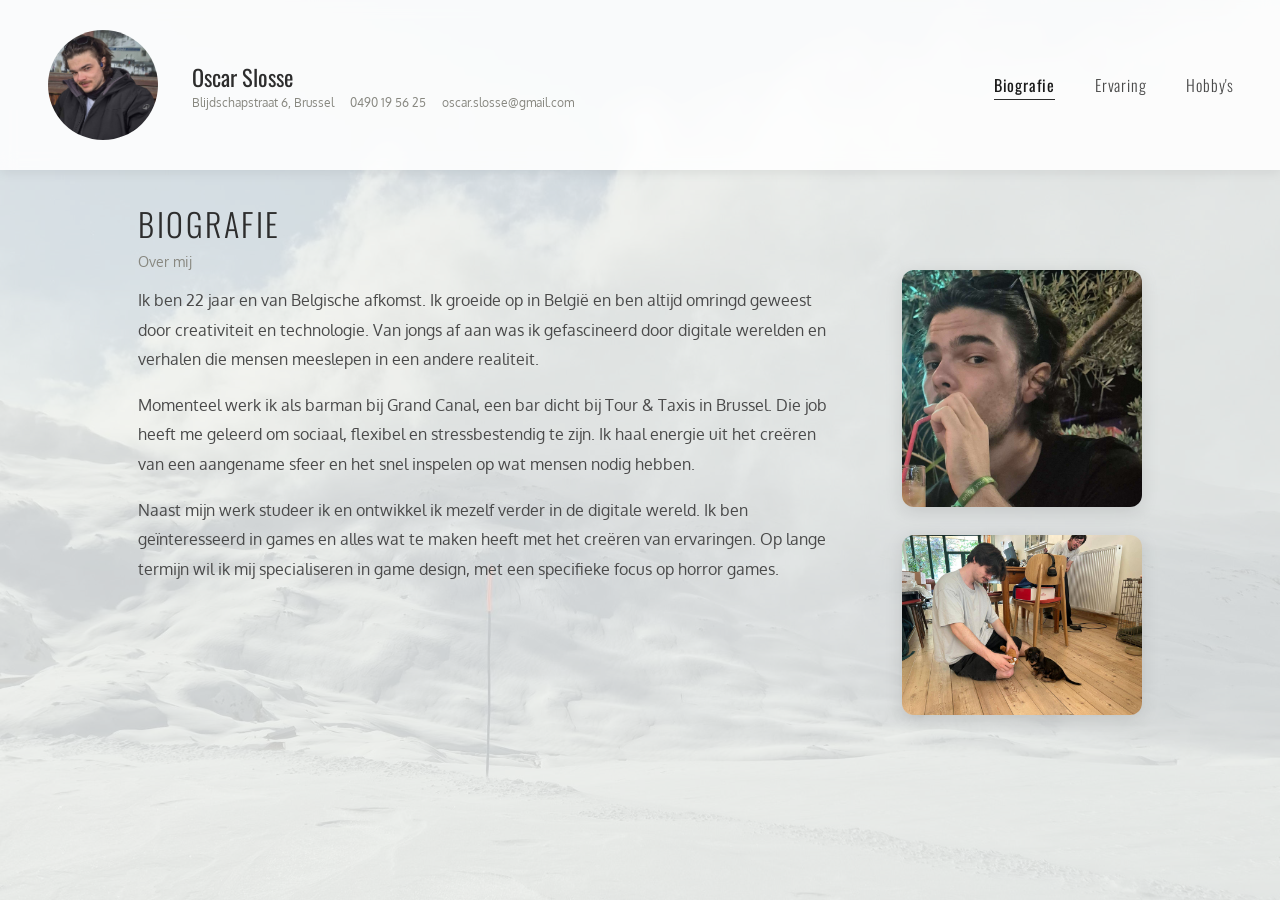
<file: index.html>
<!doctype html>
<html lang="nl">
    <head>
        <meta charset="UTF-8" />
        <meta name="viewport" content="width=device-width, initial-scale=1.0" />
        <meta name="description" content="Oscar Slosse - Belgische student en barman uit Brussel, geïnteresseerd in webdesign en game design. Lees mijn biografie, bekijk mijn ervaring en hobby's." />
        <link rel="stylesheet" href="style.css" />
        <title>Oscar Slosse - Biografie</title>
    </head>
    <body>
        <nav class="nav">
            <div class="nav-brand">
                <div class="pfp">
                    <img src="images/sip.jpg" alt="Profielfoto van Oscar Slosse" />
                </div>
                <div class="naam">
                    <h1>Oscar Slosse</h1>
                    <div class="contact-info">
                        <span>Blijdschapstraat 6, Brussel</span>
                        <span><a +32490195625>0490 19 56 25</a></span>
                        <span><a oscar.slosse@gmail.com>oscar.slosse@gmail.com</a></span>
                    </div>
                </div>
            </div>
            <button class="hamburger" aria-label="Toggle navigatie" onclick="toggleMenu()">
                <span></span>
                <span></span>
                <span></span>
            </button>
            <div class="navbar">
                <ul>
                    <li><a href="index.html" class="active">Biografie</a></li>
                    <li><a href="ervaring.html">Ervaring</a></li>
                    <li><a href="hobby.html">Hobby's</a></li>
                </ul>
            </div>
        </nav>

        <main class="page-content">
            <div class="page-header">
                <h2>Biografie</h2>
                <p class="subtitle">Over mij</p>
            </div>
            <div class="bio-layout">
                <div class="hero">
                    <p>
                        Ik ben 22 jaar en van Belgische afkomst. Ik groeide op in België en ben altijd omringd geweest door creativiteit en technologie. Van jongs af aan was ik gefascineerd door digitale werelden en verhalen die mensen meeslepen in een andere realiteit.
                    </p>
                    <p>
                        Momenteel werk ik als barman bij Grand Canal, een bar dicht bij Tour & Taxis in Brussel. Die job heeft me geleerd om sociaal, flexibel en stressbestendig te zijn. Ik haal energie uit het creëren van een aangename sfeer en het snel inspelen op wat mensen nodig hebben.
                    </p>
                    <p>
                        Naast mijn werk studeer ik en ontwikkel ik mezelf verder in de digitale wereld. Ik ben geïnteresseerd in games en alles wat te maken heeft met het creëren van ervaringen. Op lange termijn wil ik mij specialiseren in game design, met een specifieke focus op horror games.
                    </p>
                </div>
                <div class="imgwrapper">
                    <img src="images/drink.jpg" alt="Oscar als barman bij Grand Canal" />
                    <img src="images/dog.jpg" alt="Oscar in zijn vrije tijd" />
                </div>
            </div>
        </main>
        <script>
            function toggleMenu() {
                document.querySelector('.nav').classList.toggle('nav-open');
                document.querySelector('.hamburger').classList.toggle('active');
            }
        </script>
    </body>
</html>
</file>
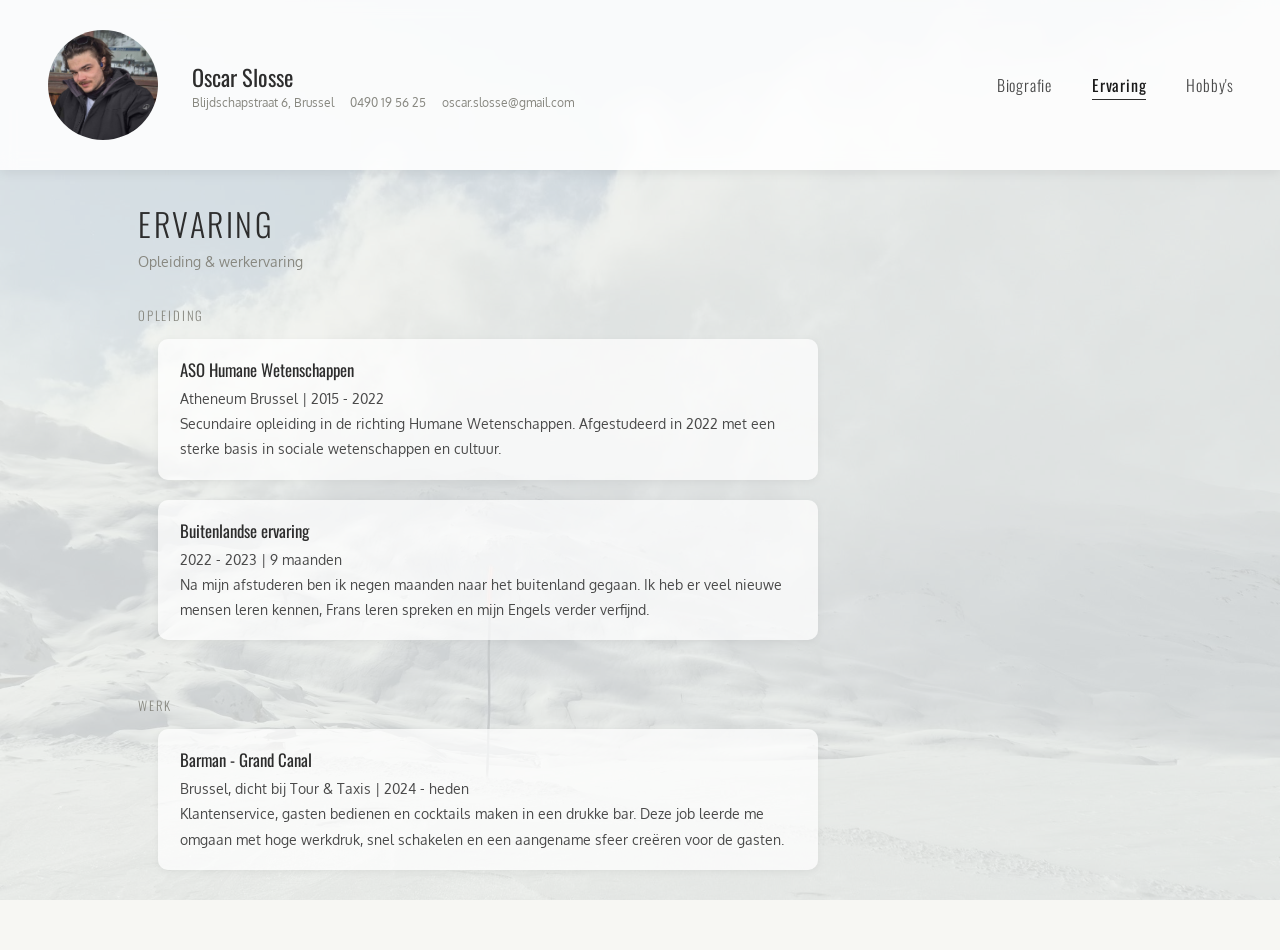
<file: ervaring.html>
<!doctype html>
<html lang="nl">
    <head>
        <meta charset="UTF-8" />
        <meta name="viewport" content="width=device-width, initial-scale=1.0" />
        <meta name="description" content="Opleiding en werkervaring van Oscar Slosse - ASO Humane Wetenschappen aan Atheneum Brussel, buitenlandse ervaring en barman bij Grand Canal." />
        <link rel="stylesheet" href="style.css" />
        <title>Oscar Slosse - Ervaring</title>
    </head>
    <body>
        <nav class="nav">
            <div class="nav-brand">
                <div class="pfp">
                    <img src="images/sip.jpg" alt="Profielfoto van Oscar Slosse" />
                </div>
                <div class="naam">
                    <h1>Oscar Slosse</h1>
                    <div class="contact-info">
                        <span>Blijdschapstraat 6, Brussel</span>
                        <span><a +32490195625>0490 19 56 25</a></span>
                        <span><a oscar.slosse@gmail.com>oscar.slosse@gmail.com</a></span>
                    </div>
                </div>
            </div>
            <button class="hamburger" aria-label="Toggle navigatie" onclick="toggleMenu()">
                <span></span>
                <span></span>
                <span></span>
            </button>
            <div class="navbar">
                <ul>
                    <li><a href="index.html">Biografie</a></li>
                    <li><a href="ervaring.html" class="active">Ervaring</a></li>
                    <li><a href="hobby.html">Hobby's</a></li>
                </ul>
            </div>
        </nav>

        <main class="page-content">
            <div class="page-header">
                <h2>Ervaring</h2>
                <p class="subtitle">Opleiding & werkervaring</p>
            </div>

            <p class="timeline-section-label">Opleiding</p>
            <div class="timeline">
                <div class="timeline-item">
                    <div class="timeline-marker">
                        <div class="timeline-dot"></div>
                        <div class="timeline-line"></div>
                    </div>
                    <div class="timeline-card">
                        <h4>ASO Humane Wetenschappen</h4>
                        <p class="meta">Atheneum Brussel | 2015 - 2022</p>
                        <p>Secundaire opleiding in de richting Humane Wetenschappen. Afgestudeerd in 2022 met een sterke basis in sociale wetenschappen en cultuur.</p>
                    </div>
                </div>
                <div class="timeline-item">
                    <div class="timeline-marker">
                        <div class="timeline-dot"></div>
                        <div class="timeline-line"></div>
                    </div>
                    <div class="timeline-card">
                        <h4>Buitenlandse ervaring</h4>
                        <p class="meta">2022 - 2023 | 9 maanden</p>
                        <p>Na mijn afstuderen ben ik negen maanden naar het buitenland gegaan. Ik heb er veel nieuwe mensen leren kennen, Frans leren spreken en mijn Engels verder verfijnd.</p>
                    </div>
                </div>
            </div>

            <p class="timeline-section-label">Werk</p>
            <div class="timeline">
                <div class="timeline-item">
                    <div class="timeline-marker">
                        <div class="timeline-dot"></div>
                        <div class="timeline-line"></div>
                    </div>
                    <div class="timeline-card">
                        <h4>Barman - Grand Canal</h4>
                        <p class="meta">Brussel, dicht bij Tour & Taxis | 2024 - heden</p>
                        <p>Klantenservice, gasten bedienen en cocktails maken in een drukke bar. Deze job leerde me omgaan met hoge werkdruk, snel schakelen en een aangename sfeer creëren voor de gasten.</p>
                    </div>
                </div>
            </div>
        </main>
        <script>
            function toggleMenu() {
                document.querySelector('.nav').classList.toggle('nav-open');
                document.querySelector('.hamburger').classList.toggle('active');
            }
        </script>
    </body>
</html>
</file>
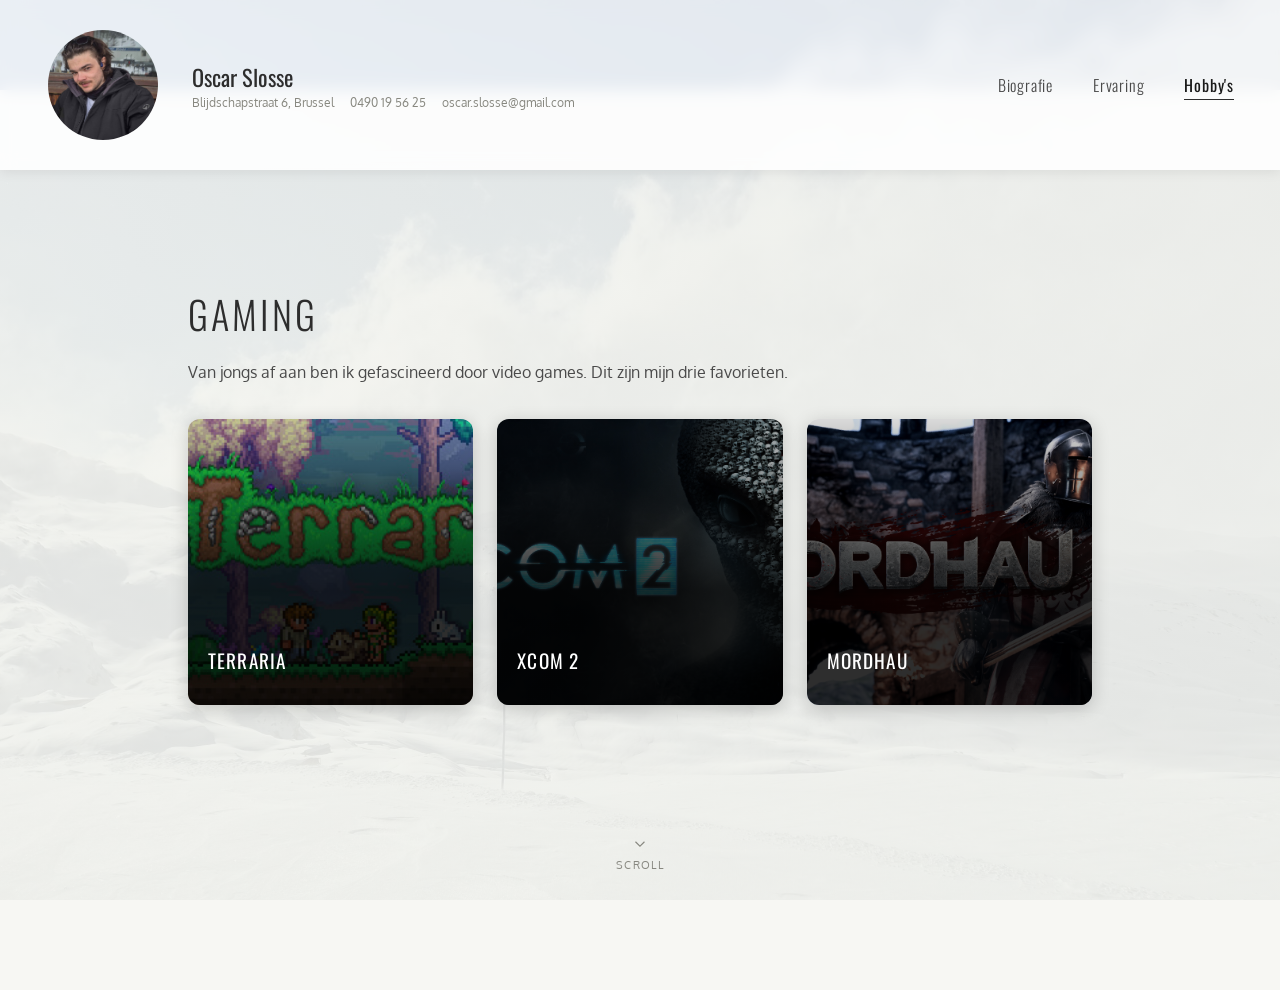
<file: hobby.html>
<!doctype html>
<html lang="nl">
    <head>
        <meta charset="UTF-8" />
        <meta name="viewport" content="width=device-width, initial-scale=1.0" />
        <meta name="description" content="De hobby's van Oscar Slosse - gaming, horror game design, webdesign en klimmen. Ontdek wat hem drijft buiten zijn werk." />
        <link rel="stylesheet" href="style.css" />
        
        <title>Oscar Slosse - Hobby's</title>
    </head>
    <body>
        <nav class="nav">
            <div class="nav-brand">
                <div class="pfp">
                    <img src="images/sip.jpg" alt="Profielfoto van Oscar Slosse" />
                </div>
                <div class="naam">
                    <h1>Oscar Slosse</h1>
                    <div class="contact-info">
                        <span>Blijdschapstraat 6, Brussel</span>
                        <span><a tel:+32490195625>0490 19 56 25</a></span>
                        <span><a mailto:oscar.slosse@gmail.com>oscar.slosse@gmail.com</a></span>
                    </div>
                </div>
            </div>
            <button class="hamburger" aria-label="Toggle navigatie" onclick="toggleMenu()">
                <span></span>
                <span></span>
                <span></span>
            </button>
            <div class="navbar">
                <ul>
                    <li><a href="index.html">Biografie</a></li>
                    <li><a href="ervaring.html">Ervaring</a></li>
                    <li><a href="hobby.html" class="active">Hobby's</a></li>
                </ul>
            </div>
        </nav>

        <div class="hobby-scroll-wrapper">

            
            <section class="hobby-section section-digital">
                <div class="hobby-section-inner">
                    <h2 class="section-title">Gaming</h2>
                    <p class="section-intro">Van jongs af aan ben ik gefascineerd door video games. Dit zijn mijn drie favorieten.</p>
                    <div class="hobby-grid">
                        <div class="hobby-card" style="background-image: url('images/terraria.jpg');">
                            <div class="hobby-card-overlay">
                                <h4>Terraria</h4>
                                <p>Ik ben verliefd op de 2D artstijl, de eindeloze creativiteit die je hebt in hoe je speelt en bouwt, en de soundtrack die perfect bij elke sfeer past.</p>
                            </div>
                        </div>
                        <div class="hobby-card" style="background-image: url('images/xcom.jpg');">
                            <div class="hobby-card-overlay">
                                <h4>XCOM 2</h4>
                                <p>Ik ben een grote fan van science fiction en XCOM 2 combineert dat met mijn favoriete strategische gameplay.</p>
                            </div>
                        </div>
                        <div class="hobby-card" style="background-image: url('images/mordhau.jpg');">
                            <div class="hobby-card-overlay">
                                <h4>Mordhau</h4>
                                <p>Soms wil ik gewoon iets eenvoudigs waar ik met een zwaard kan inslaan. Mordhau is precies dat - puur chaos.</p>
                            </div>
                        </div>
                    </div>
                </div>
                <div class="scroll-hint">
                    <svg viewBox="0 0 24 24" stroke-width="1.5"><polyline points="6 9 12 15 18 9"></polyline></svg>
                    scroll
                </div>
            </section>

            
            <section class="hobby-section section-klimmen" id="section-klimmen">
                <div class="hobby-section-inner">
                    <h2 class="section-title">Klimmen</h2>
                    <div class="klimmen-layout">
                        <p class="section-intro" style="margin-bottom:0;">
                            In 2024 ben ik begonnen met klimmen en het heeft me meteen gegrepen. Als vakantie trek ik met mijn vrienden naar Fontainebleau in Frankrijk, een van de mooiste klimgebieden ter wereld. We kamperen er en klimmen overdag tussen de rotsblokken in het bos – de perfecte combinatie van natuur, sport en avontuur.
                        </p>
                        <div class="klimmen-photo">
                            <img src="images/fontainbleau.jpg" alt="Uitzicht vanop de rotsen in Fontainebleau" />
                        </div>
                    </div>
                </div>
            </section>

        </div>

        <script>//ai gebruik !!
            function toggleMenu() {
                document.querySelector('.nav').classList.toggle('nav-open');
                document.querySelector('.hamburger').classList.toggle('active');
            }

            const nav = document.querySelector('.nav');
            const wrapper = document.querySelector('.hobby-scroll-wrapper');
            const klimmenSection = document.getElementById('section-klimmen');

            wrapper.addEventListener('scroll', function () {
                const wrapperTop = wrapper.getBoundingClientRect().top;
                const klimmenTop = klimmenSection.getBoundingClientRect().top - wrapperTop;
                const threshold = wrapper.clientHeight * 0.5;
                if (klimmenTop <= threshold) {
                    nav.classList.add('nav-green');
                } else {
                    nav.classList.remove('nav-green');
                }
            });
        </script>
    </body>
</html>
</file>
<file: style.css>
@import url("https://fonts.googleapis.com/css2?family=Oswald:wght@200..700&display=swap");
@import url('https://fonts.googleapis.com/css2?family=Oxygen:wght@400;700&display=swap');


@keyframes fadeInUp {
    from { opacity: 0; transform: translateY(28px); }
    to   { opacity: 1; transform: translateY(0); }
}
@keyframes fadeIn {
    from { opacity: 0; }
    to   { opacity: 1; }
}
@keyframes bounce {
    0%, 100% { transform: translateX(-50%) translateY(0); }
    50%       { transform: translateX(-50%) translateY(9px); }
}


*, *::before, *::after { box-sizing: border-box; }

html {
    background-image: url("images/snow.jpg");
    background-size: cover;
    background-position: center;
    background-attachment: fixed;
}
body {
    margin: 0;
    font-family: "Oxygen", sans-serif;
    color: #2d2d2d;
    background-color: rgba(245, 245, 240, 0.8);
    min-height: 100vh;
}


.nav {
    background-color: rgba(255, 255, 255, 0.88);
    backdrop-filter: blur(8px);
    display: flex;
    flex-direction: row;
    align-items: center;
    justify-content: space-between;
    position: fixed;
    top: 0;
    width: 100%;
    padding: 10px 28px;
    min-height: 90px;
    box-shadow: 0 2px 12px rgba(0, 0, 0, 0.08);
    z-index: 100;
    flex-wrap: wrap;
    gap: 8px;
    box-sizing: border-box;
}
.nav-brand {
    display: flex;
    align-items: center;
    gap: 14px;
}
.pfp img {
    border-radius: 50%;
    width: 150px;
    height: 150px;
    object-fit: cover;
    display: block;
    padding: 20px;
}
.naam {
    margin: 0;
}
.naam h1 {
    font-family: "Oswald", sans-serif;
    font-weight: 400;
    font-size: 1.4rem;
    color: #2d2d2d;
    margin: 0 0 2px;
}
.contact-info {
    display: flex;
    gap: 16px;
    font-size: 0.72rem;
    color: #888880;
    flex-wrap: wrap;
}
.contact-info a {
    color: inherit;
    text-decoration: none;
}

.hamburger {
    display: none;
    flex-direction: column;
    gap: 5px;
    background: none;
    border: none;
    cursor: pointer;
    padding: 6px;
    border-radius: 6px;
    transition: background-color 0.2s ease;
}
.hamburger:hover {
    background-color: rgba(0, 0, 0, 0.07);
}
.hamburger:hover span {
    background-color: #000000;
}
.hamburger span {
    display: block;
    width: 24px;
    height: 2px;
    background-color: #2d2d2d;
    border-radius: 2px;
    transform-origin: center;
    transition: transform 0.3s ease, opacity 0.3s ease;
}
.hamburger.active span:nth-child(1) { transform: translateY(7px) rotate(45deg); } /* AI gebruik*/
.hamburger.active span:nth-child(2) { opacity: 0; transform: scaleX(0); } /* AI gebruik*/
.hamburger.active span:nth-child(3) { transform: translateY(-7px) rotate(-45deg); } /* AI gebruik*/


.navbar ul {
    display: flex;
    flex-direction: row;
    list-style: none;
    padding: 0;
    margin: 0;
    gap: 4px;
}
.navbar ul li a {
    display: block;
    color: #4a4a4a;
    font-family: "Oswald", sans-serif;
    font-size: 1rem;
    font-weight: 300;
    text-decoration: none;
    padding: 8px 18px;
    border-radius: 8px;
    letter-spacing: 0.05em;
    position: relative;
    transition: background-color 0.2s, color 0.2s;
}
.navbar ul li a::after {
    content: '';
    position: absolute;
    bottom: 5px;
    left: 18px;
    right: 18px;
    height: 1px;
    background-color: #2d2d2d;
    transform: scaleX(0);
    transform-origin: left;
    transition: transform 0.25s ease;
}

.navbar ul li a:hover::after,
.navbar ul li a.active::after {
    transform: scaleX(1);
}
.navbar ul li a.active {
    color: #1a1a1a;
    font-weight: 400;
}

.page-content {
    padding-top: 200px;
    padding-bottom: 60px;
    max-width: 1100px;
    margin: 0 auto;
    padding-left: 48px;
    padding-right: 48px;
    animation: fadeInUp 0.55s ease both;
}
.page-header h2 {
    font-family: "Oswald", sans-serif;
    font-weight: 300;
    font-size: 2rem;
    letter-spacing: 0.08em;
    text-transform: uppercase;
    color: #2d2d2d;
    margin: 0;
}
.page-header .subtitle {
    color: #888880;
    font-size: 0.88rem;
    margin: 6px 0 0;
}


.bio-layout {
    display: flex;
    flex-direction: row;
    align-items: flex-start;
    gap: 60px;
}
.hero p {
    line-height: 1.85;
    color: #4a4a4a;
    margin-bottom: 16px;
}
.imgwrapper {
    display: flex;
    flex-direction: column;
    align-items: center;
    gap: 28px;
    flex-shrink: 0;
}
.imgwrapper img {
    width: 240px;
    border-radius: 12px;
    box-shadow: 0 4px 18px rgba(0, 0, 0, 0.11);
    display: block;
    transition: transform 0.3s ease, box-shadow 0.3s ease;
}
.imgwrapper img:hover {
    transform: scale(1.04);
    box-shadow: 0 10px 30px rgba(0, 0, 0, 0.18);
}

.timeline-section-label {
    font-family: "Oswald", sans-serif;
    font-weight: 300;
    font-size: 0.8rem;
    letter-spacing: 0.14em;
    text-transform: uppercase;
    color: #888880;
    margin: 36px 0 14px;
}
.timeline {
    display: flex;
    flex-direction: column;
    max-width: 680px;
}
.timeline-item {
    display: flex;
    gap: 20px;
    animation: fadeInUp 0.5s ease both;
}

.timeline-item:hover .timeline-dot {
    background-color: #888880;
}

.timeline-card {
    background: rgba(255, 255, 255, 0.72);
    border-radius: 10px;
    padding: 18px 22px;
    flex: 1;
    margin-bottom: 20px;
    box-shadow: 0 2px 8px rgba(0, 0, 0, 0.05);
    transition: box-shadow 0.25s ease, transform 0.25s ease;
}
.timeline-card:hover {
    box-shadow: 0 6px 22px rgba(0, 0, 0, 0.1);
    transform: translateY(-2px);
}
.timeline-card h4 {
    font-family: "Oswald", sans-serif;
    font-weight: 400;
    font-size: 1.05rem;
    margin: 0 0 4px;
    color: #2d2d2d;
}

.timeline-card p {
    font-size: 0.9rem;
    line-height: 1.75;
    color: #4a4a4a;
    margin: 0;
}
.hobby-grid {
    display: grid;
    grid-template-columns: repeat(3, 1fr);
    gap: 24px;
}
.hobby-card {
    position: relative;
    border-radius: 12px;
    overflow: hidden;
    aspect-ratio: 1 / 1;
    background-size: cover;
    background-position: center;
    box-shadow: 0 4px 18px rgba(0, 0, 0, 0.18);
    transition: box-shadow 0.3s ease, transform 0.3s ease;
    animation: fadeInUp 0.5s ease both;
    cursor: default;
}

.hobby-card:hover {
    box-shadow: 0 12px 36px rgba(0, 0, 0, 0.32);
    transform: translateY(-5px) scale(1.02);
}
.hobby-card-overlay {
    position: absolute;
    inset: 0;
    background: linear-gradient(to top, rgba(0,0,0,0.82) 40%, rgba(0,0,0,0.15) 100%);
    display: flex;
    flex-direction: column;
    justify-content: flex-end;
    padding: 22px 20px;
    transition: background 0.3s ease;
}
.hobby-card:hover .hobby-card-overlay {
    background: linear-gradient(to top, rgba(0,0,0,0.9) 50%, rgba(0,0,0,0.25) 100%);
}
.hobby-card h4 {
    font-family: "Oswald", sans-serif;
    font-weight: 400;
    font-size: 1.2rem;
    margin: 0 0 8px;
    color: #ffffff;
    letter-spacing: 0.06em;
    text-transform: uppercase;
}
.hobby-card p {
    font-size: 0.82rem;
    line-height: 1.65;
    color: rgba(255,255,255,0.82);
    margin: 0;
    max-height: 0;
    overflow: hidden;
    opacity: 0;
    transition: max-height 0.4s ease, opacity 0.35s ease;
}
.hobby-card:hover p {
    max-height: 120px;
    opacity: 1;
}

.hobby-scroll-wrapper {
    margin-top: 90px;
    height: calc(100vh - 90px);
    overflow-y: scroll;
    scroll-snap-type: y mandatory;
    scroll-behavior: smooth;
}
.hobby-section {
    height: calc(100vh - 90px);
    scroll-snap-align: start;
    background-size: cover;
    background-position: center;
    display: flex;
    align-items: center;
    justify-content: center;
    position: relative;
    overflow: hidden;
}
.section-digital {
    background-image: linear-gradient(rgba(245,245,240,0.9), rgba(245,245,240,0.9)), url("images/snow.jpg"); 
}
.section-klimmen {
    background-image: linear-gradient(rgba(10,45,20,0.55), rgba(10,45,20,0.55)), url("images/camp.jpg");
    background-position: center;
}
.section-buitenleven {
    background: linear-gradient(135deg, #1a3320 0%, #2d5a3d 60%, #1a3320 100%);
}
.hobby-section-inner {
    max-width: 1000px;
    width: 100%;
    padding: 40px 48px;
    animation: fadeInUp 0.55s ease both;
}
.section-title {
    font-family: "Oswald", sans-serif;
    font-weight: 300;
    font-size: 2.4rem;
    letter-spacing: 0.08em;
    text-transform: uppercase;
    margin: 0 0 8px;
}
.section-digital .section-title { color: #2d2d2d; } /* AI gebruik*/
.section-klimmen .section-title, /* AI gebruik*/
.section-buitenleven .section-title { color: #ffffff; } /* AI gebruik*/ 
.section-tag {
    font-family: "Oswald", sans-serif;
    font-size: 0.75rem;
    letter-spacing: 0.18em;
    text-transform: uppercase;
    margin-bottom: 16px;
    display: inline-block;
}
.section-digital .section-tag { color: #888880; } /* AI gebruik*/
.section-klimmen .section-tag, /* AI gebruik*/ 
.section-buitenleven .section-tag { color: rgba(255,255,255,0.55); } /* AI gebruik*/
.section-intro {
    font-size: 1rem;
    line-height: 1.8;
    margin-bottom: 32px;
    max-width: 640px;
}
.section-digital .section-intro { color: #4a4a4a; }
.section-klimmen .section-intro,
.section-buitenleven .section-intro { color: rgba(255,255,255,0.85); }


.nav.nav-green {
    background-color: rgba(18, 52, 28, 0.92);
    box-shadow: 0 2px 12px rgba(0,0,0,0.22);
    transition: background-color 0.5s ease, box-shadow 0.5s ease;
}
.nav.nav-green .naam h1 {
    color: #c8eecf;
}
.nav.nav-green .contact-info {
    color: rgba(180,230,190,0.7);
}
.nav.nav-green .navbar ul li a {
    color: #a8dab5;
}
.nav.nav-green .navbar ul li a:hover {
    background-color: rgba(255,255,255,0.1);
    color: #ffffff;
}
.nav.nav-green .navbar ul li a::after {
    background-color: #a8dab5;
}
.nav.nav-green .hamburger span {
    background-color: #c8eecf;
}

.klimmen-layout {
    display: flex;
    align-items: center;
    gap: 48px;
}
.klimmen-text {
    flex: 1;
}
.klimmen-photo {
    flex-shrink: 0;
    width: 320px;
}
.klimmen-photo img {
    width: 100%;
    border-radius: 14px;
    box-shadow: 0 6px 28px rgba(0,0,0,0.35);
    display: block;
    object-fit: cover;
    max-height: 440px;
}


.green-grid {
    display: grid;
    grid-template-columns: repeat(auto-fill, minmax(220px, 1fr));
    gap: 20px;
}
.green-card {
    background: rgba(255,255,255,0.1);
    border: 1px solid rgba(255,255,255,0.18);
    border-radius: 12px;
    padding: 24px 20px;
    backdrop-filter: blur(4px);
    transition: background 0.25s ease, transform 0.25s ease;
    animation: fadeInUp 0.5s ease both;
}
.green-card:nth-child(1) { animation-delay: 0.05s; } /* AI gebruik*/
.green-card:nth-child(2) { animation-delay: 0.17s; } /* AI gebruik*/
.green-card:nth-child(3) { animation-delay: 0.29s; }  /* AI gebruik*/
.green-card:hover {
    background: rgba(255,255,255,0.18);
    transform: translateY(-4px);
}
.green-card .hobby-icon { font-size: 2rem; margin-bottom: 12px; display: block; }
.green-card h4 {
    font-family: "Oswald", sans-serif;
    font-weight: 400;
    font-size: 1.05rem;
    letter-spacing: 0.04em;
    margin: 0 0 8px;
    color: #a8e6b4;
}
.green-card p {
    font-size: 0.88rem;
    line-height: 1.7;
    color: rgba(255,255,255,0.82);
    margin: 0;
}

.scroll-hint {
    position: absolute;
    bottom: 28px;
    left: 50%;
    transform: translateX(-50%);
    display: flex;
    flex-direction: column;
    align-items: center;
    gap: 4px;
    color: #888880;
    font-size: 0.7rem;
    letter-spacing: 0.12em;
    text-transform: uppercase;
    animation: bounce 1.8s infinite ease-in-out;
    cursor: default;
    user-select: none;
}
.scroll-hint svg {
    width: 18px;
    height: 18px;
    stroke: currentColor;
    fill: none;
}

@media (max-width: 768px) {
    .nav {
        padding: 10px 16px;
    }
    .contact-info {
        display: none;
    }
    .hamburger {
        display: flex;
    }
    .navbar {
        width: 100%;
        max-height: 0;
        overflow: hidden;
        opacity: 0;
        order: 3;
        transition: max-height 0.35s cubic-bezier(0.4, 0, 0.2, 1), opacity 0.25s ease;
    }
    .nav.nav-open .navbar {
        max-height: 300px;
        opacity: 1;
    }
    .navbar ul {
        flex-direction: column;
        padding: 10px 0 6px;
        gap: 2px;
    }
    .page-content {
        padding-top: 84px;
        padding-left: 20px;
        padding-right: 20px;
    }
    .bio-layout {
        flex-direction: column;
        gap: 28px;
    }
    .imgwrapper {
        flex-direction: row;
        flex-wrap: wrap;
        justify-content: center;
    }
    .imgwrapper img {
        width: 150px;
    }
    .hobby-grid {
        grid-template-columns: 1fr;
    }
    .timeline {
        max-width: 100%;
    }
    .hobby-scroll-wrapper {
        margin-top: 90px;
        height: auto;
        overflow-y: visible;
        scroll-snap-type: none;
    }
    .hobby-section {
        height: auto;
        min-height: 100vh;
        scroll-snap-align: none;
    }
    .hobby-section-inner {
        padding: 40px 20px;
    }
    .section-title {
        font-size: 1.8rem;
    }
    .green-grid {
        grid-template-columns: 1fr;
    }
    .scroll-hint {
        display: none;
    }
    .klimmen-layout {
        flex-direction: column;
    }
    .klimmen-photo {
        width: 100%;
    }
}
</file>
